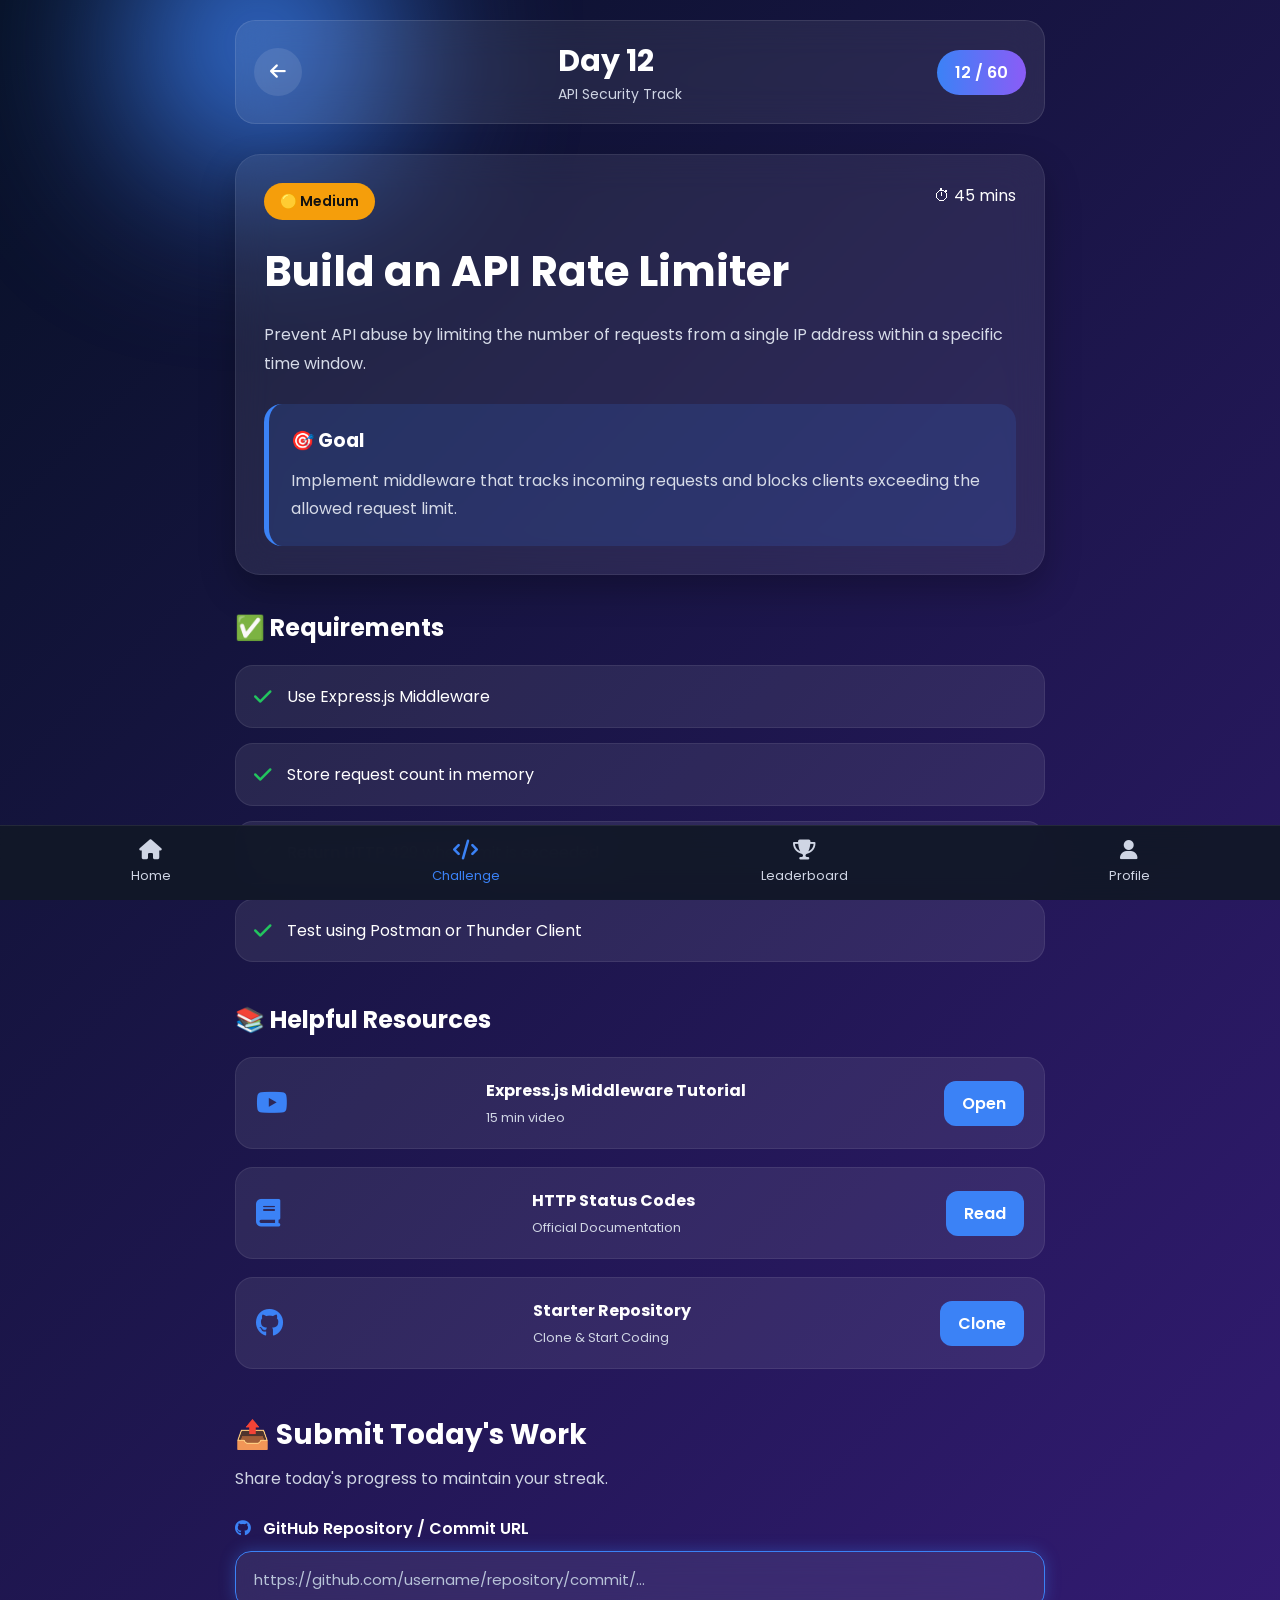
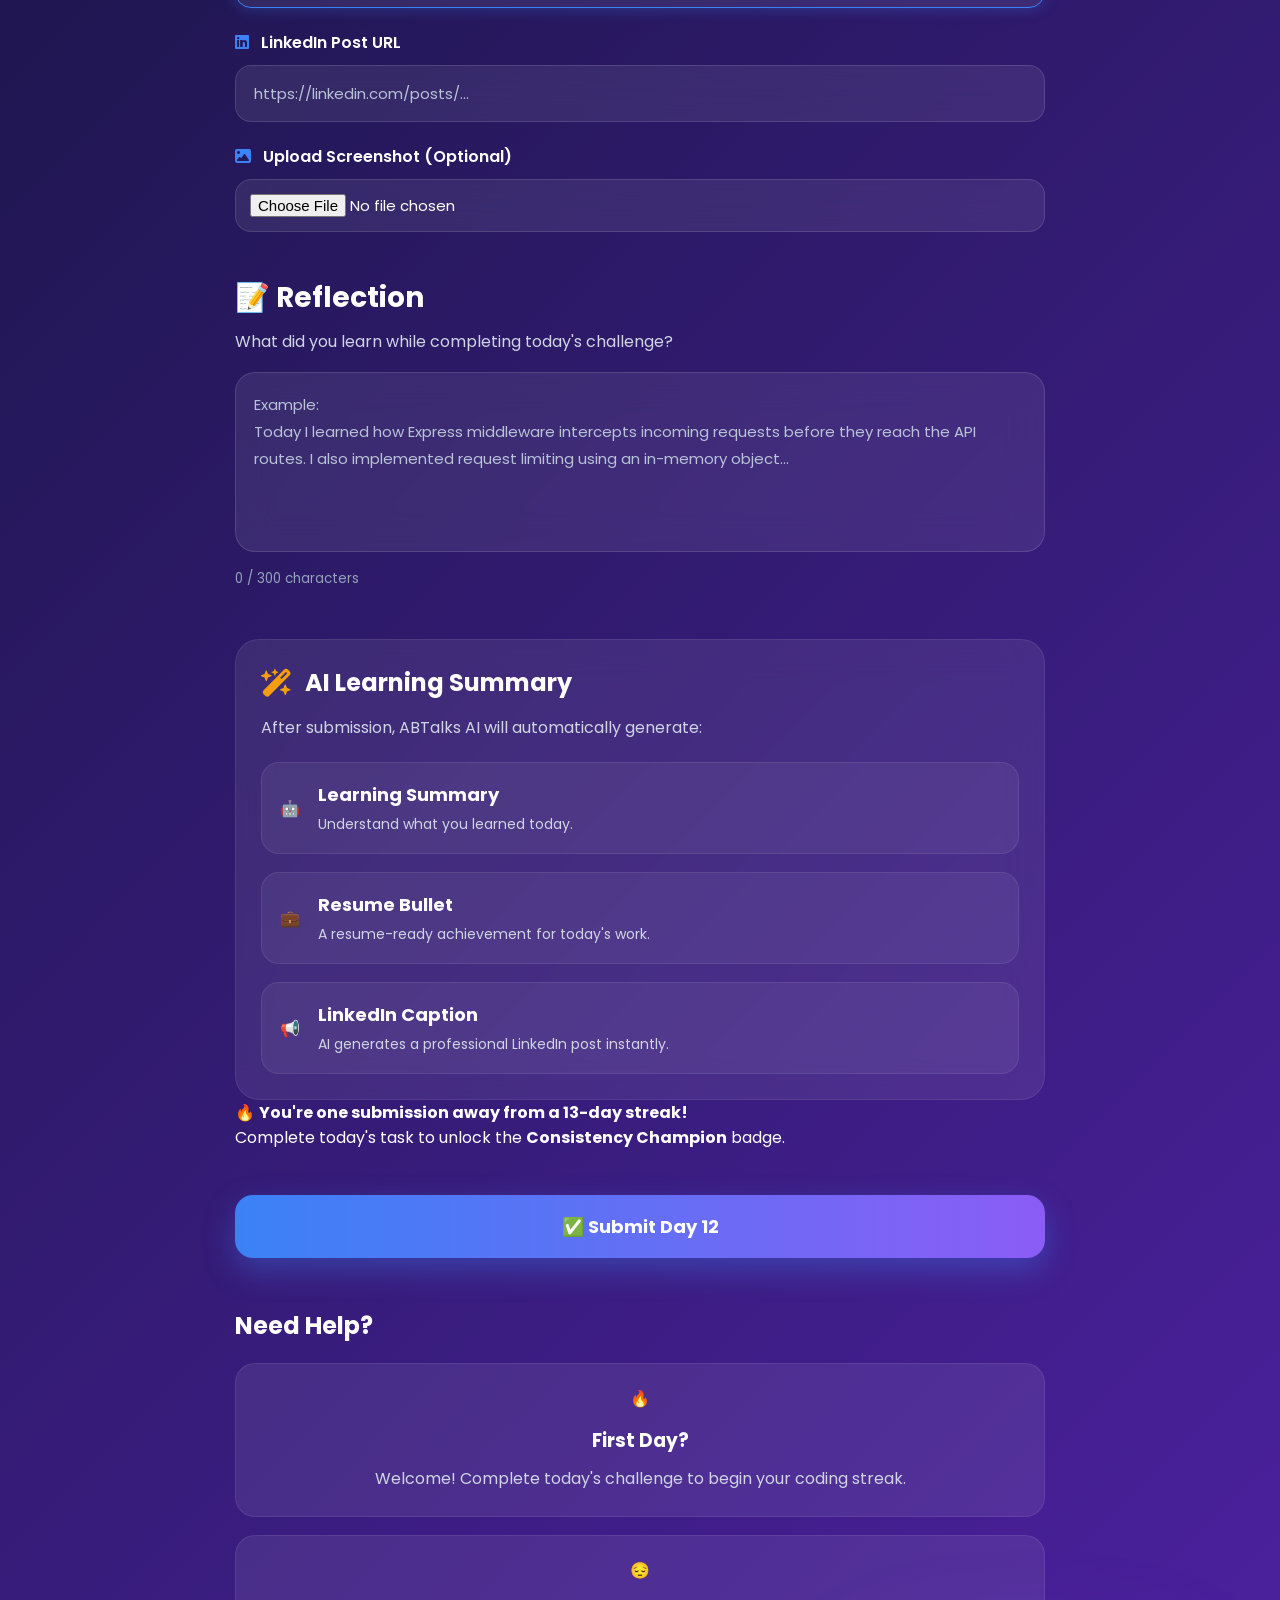
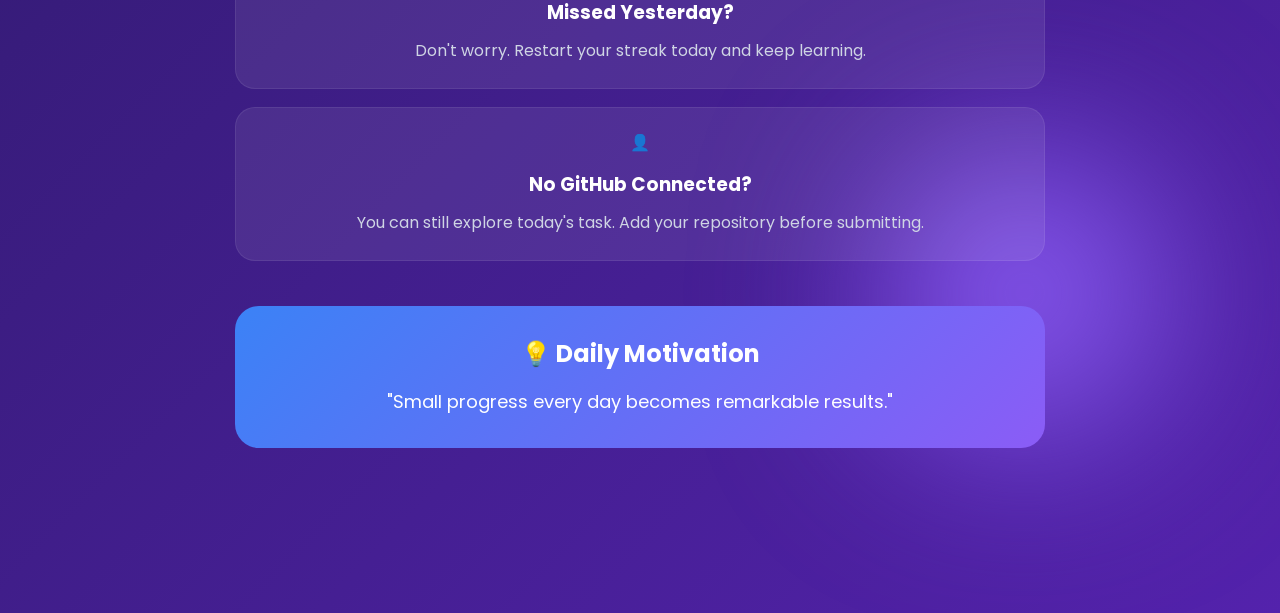
<file: day12.html>
<!DOCTYPE html>
<html lang="en">

<head>

<meta charset="UTF-8">

<meta name="viewport" content="width=device-width, initial-scale=1.0">

<title>Day 12 | ABTalks</title>

<link rel="stylesheet" href="day12.css">

<link href="https://fonts.googleapis.com/css2?family=Poppins:wght@300;400;500;600;700;800&display=swap" rel="stylesheet">

<link rel="stylesheet"
href="https://cdnjs.cloudflare.com/ajax/libs/font-awesome/6.6.0/css/all.min.css">

</head>

<body>

<!-- Background -->

<div class="bg-circle circle1"></div>
<div class="bg-circle circle2"></div>

<!-- Header -->

<header class="header">

<a href="dashboard.html" class="back-btn">

<i class="fa-solid fa-arrow-left"></i>

</a>

<div>

<h2>Day 12</h2>

<p>API Security Track</p>

</div>

<div class="day-badge">

12 / 60

</div>

</header>

<!-- Challenge Card -->

<section class="challenge-card">

<div class="difficulty">

<span class="medium">

🟡 Medium

</span>

<span>

⏱ 45 mins

</span>

</div>

<h1>

Build an API Rate Limiter

</h1>

<p>

Prevent API abuse by limiting the number of requests from a single IP address within a specific time window.

</p>

<div class="goal-box">

<h3>

🎯 Goal

</h3>

<p>

Implement middleware that tracks incoming requests and blocks clients exceeding the allowed request limit.

</p>

</div>

</section>

<!-- Requirements -->

<section class="requirements">

<h2>

✅ Requirements

</h2>

<div class="req-card">

<i class="fa-solid fa-check"></i>

<p>Use Express.js Middleware</p>

</div>

<div class="req-card">

<i class="fa-solid fa-check"></i>

<p>Store request count in memory</p>

</div>

<div class="req-card">

<i class="fa-solid fa-check"></i>

<p>Return HTTP 429 when limit is exceeded</p>

</div>

<div class="req-card">

<i class="fa-solid fa-check"></i>

<p>Test using Postman or Thunder Client</p>

</div>

</section>

<!-- Learning Resources -->

<section class="resources">

<h2>

📚 Helpful Resources

</h2>

<div class="resource-card">

<i class="fa-brands fa-youtube"></i>

<div>

<h3>Express.js Middleware Tutorial</h3>

<p>15 min video</p>

</div>

<a href="#">

Open

</a>

</div>

<div class="resource-card">

<i class="fa-solid fa-book"></i>

<div>

<h3>HTTP Status Codes</h3>

<p>Official Documentation</p>

</div>

<a href="#">

Read

</a>

</div>

<div class="resource-card">

<i class="fa-brands fa-github"></i>

<div>

<h3>Starter Repository</h3>

<p>Clone & Start Coding</p>

</div>

<a href="#">

Clone

</a>

</div>

</section>

<!-- Part 2 Starts Here -->
 <!-- ===========================
     SUBMISSION SECTION
=========================== -->

<section class="submission">

    <h2>📤 Submit Today's Work</h2>

    <p class="submit-text">
        Share today's progress to maintain your streak.
    </p>

    <!-- GitHub -->

    <div class="input-group">

        <label>
            <i class="fa-brands fa-github"></i>
            GitHub Repository / Commit URL
        </label>

        <input
            type="url"
            placeholder="https://github.com/username/repository/commit/..."
        >

    </div>

    <!-- LinkedIn -->

    <div class="input-group">

        <label>
            <i class="fa-brands fa-linkedin"></i>
            LinkedIn Post URL
        </label>

        <input
            type="url"
            placeholder="https://linkedin.com/posts/..."
        >

    </div>

    <!-- Screenshot -->

    <div class="input-group">

        <label>

            <i class="fa-solid fa-image"></i>

            Upload Screenshot (Optional)

        </label>

        <input type="file" accept="image/*">

    </div>

</section>

<!-- ===========================
     REFLECTION
=========================== -->

<section class="reflection">

    <h2>📝 Reflection</h2>

    <p>

        What did you learn while completing today's challenge?

    </p>

    <textarea
        rows="6"
        placeholder="Example:
Today I learned how Express middleware intercepts incoming requests before they reach the API routes. I also implemented request limiting using an in-memory object..."
    ></textarea>

</section>

<!-- ===========================
     AI REFLECTION
=========================== -->

<section class="ai-summary">

    <div class="ai-header">

        <i class="fa-solid fa-wand-magic-sparkles"></i>

        <h2>AI Learning Summary</h2>

    </div>

    <p>

        After submission, ABTalks AI will automatically generate:

    </p>

    <div class="ai-card">

        <div class="ai-item">

            🤖

            <div>

                <h3>Learning Summary</h3>

                <p>

                    Understand what you learned today.

                </p>

            </div>

        </div>

        <div class="ai-item">

            💼

            <div>

                <h3>Resume Bullet</h3>

                <p>

                    A resume-ready achievement for today's work.

                </p>

            </div>

        </div>

        <div class="ai-item">

            📢

            <div>

                <h3>LinkedIn Caption</h3>

                <p>

                    AI generates a professional LinkedIn post instantly.

                </p>

            </div>

        </div>

    </div>

</section>
<section class="streak-warning">

🔥 <strong>You're one submission away from a 13-day streak!</strong>

<p>

Complete today's task to unlock the <strong>Consistency Champion</strong> badge.

</p>

</section>

<!-- ===========================
     SUBMIT BUTTON
=========================== -->

<section class="submit-section">

    <button id="submitBtn">

        ✅ Submit Day 12

    </button>

</section>

<!-- Part 3 Starts Here -->
<!-- ===========================
     SUCCESS MODAL
=========================== -->

<div class="success-modal" id="successModal">

    <div class="modal-content">

        <div class="success-icon">
            🎉
        </div>

        <h2>Great Work!</h2>

        <p>

            Your Day 12 submission has been received successfully.

        </p>

        <div class="reward-grid">

            <div class="reward-card">

                🔥

                <h3>Current Streak</h3>

                <p>12 Days</p>

            </div>

            <div class="reward-card">

                ⭐

                <h3>XP Earned</h3>

                <p>+120 XP</p>

            </div>

            <div class="reward-card">

                🏆

                <h3>Badge</h3>

                <p>API Explorer</p>

            </div>

        </div>

        <button class="close-btn">

            Continue

        </button>

    </div>

</div>

<!-- ===========================
     EDGE CASES
=========================== -->

<section class="edge-cases">

<h2>Need Help?</h2>

<div class="edge-card">

🔥

<h3>First Day?</h3>

<p>

Welcome! Complete today's challenge to begin your coding streak.

</p>

</div>

<div class="edge-card">

😔

<h3>Missed Yesterday?</h3>

<p>

Don't worry. Restart your streak today and keep learning.

</p>

</div>

<div class="edge-card">

👤

<h3>No GitHub Connected?</h3>

<p>

You can still explore today's task. Add your repository before submitting.

</p>

</div>

</section>

<!-- ===========================
     MOTIVATION CARD
=========================== -->

<section class="motivation">

<div class="quote-card">

<h2>💡 Daily Motivation</h2>

<p>

"Small progress every day becomes remarkable results."

</p>

</div>

</section>

<!-- ===========================
     BOTTOM NAVIGATION
=========================== -->

<nav class="bottom-nav">

<a href="dashboard.html">

<i class="fa-solid fa-house"></i>

<span>Home</span>

</a>

<a href="day12.html" class="active">

<i class="fa-solid fa-code"></i>

<span>Challenge</span>

</a>

<a href="leaderboard.html">

<i class="fa-solid fa-trophy"></i>

<span>Leaderboard</span>

</a>

<a href="#">

<i class="fa-solid fa-user"></i>

<span>Profile</span>

</a>

</nav>

<script src="day12.js"></script>

</body>

</html>
</file>
<file: day12.css>
/*=====================================
        RESET & GLOBAL
=====================================*/

*{
    margin:0;
    padding:0;
    box-sizing:border-box;
    font-family:'Poppins',sans-serif;
}

html{
    scroll-behavior:smooth;
}

body{
    background:linear-gradient(-45deg,#071126,#0f3d91,#6d28d9,#071126);
    background-size:400% 400%;
    animation:gradientBG 12s ease infinite;
    color:#fff;
    overflow-x:hidden;
    position:relative;
    padding:20px;
    padding-bottom:120px;
}

:root{

--primary:#3B82F6;
--secondary:#8B5CF6;
--success:#22C55E;
--warning:#F59E0B;
--danger:#EF4444;
--card:rgba(255,255,255,.08);

}

/*=====================================
        BACKGROUND
=====================================*/

.bg-circle{
position:absolute;
border-radius:50%;
filter:blur(90px);
z-index:-1;
}

.circle1{
width:250px;
height:250px;
background:#3B82F6;
top:-80px;
left:-80px;
}

.circle2{
width:280px;
height:280px;
background:#8B5CF6;
right:-100px;
bottom:180px;
}

@keyframes gradientBG{

0%{background-position:0% 50%;}

50%{background-position:100% 50%;}

100%{background-position:0% 50%;}

}

/*=====================================
        HEADER
=====================================*/

.header{

display:flex;
align-items:center;
justify-content:space-between;

background:rgba(255,255,255,.08);

backdrop-filter:blur(18px);

padding:18px;

border-radius:20px;

border:1px solid rgba(255,255,255,.1);

margin-bottom:30px;

position:sticky;
top:15px;
z-index:999;

}

.back-btn{

width:48px;
height:48px;

display:flex;
justify-content:center;
align-items:center;

border-radius:50%;

background:rgba(255,255,255,.1);

color:white;

text-decoration:none;

font-size:18px;

transition:.3s;

}

.back-btn:hover{

background:#3B82F6;

}

.header h2{

font-size:24px;

}

.header p{

color:#cfd5e4;
font-size:14px;

}

.day-badge{

background:linear-gradient(90deg,#3B82F6,#8B5CF6);

padding:10px 18px;

border-radius:30px;

font-weight:600;

}

/*=====================================
        CHALLENGE CARD
=====================================*/

.challenge-card{

background:rgba(255,255,255,.08);

backdrop-filter:blur(18px);

padding:28px;

border-radius:25px;

border:1px solid rgba(255,255,255,.08);

margin-bottom:30px;

box-shadow:0 15px 35px rgba(0,0,0,.25);

}

.difficulty{

display:flex;

justify-content:space-between;

margin-bottom:20px;

}

.medium{

background:#F59E0B;

padding:8px 16px;

border-radius:30px;

font-size:14px;

color:#111;

font-weight:600;

}

.challenge-card h1{

font-size:34px;

margin-bottom:18px;

}

.challenge-card p{

color:#d6dbe8;

line-height:1.8;

}

/*=====================================
        GOAL BOX
=====================================*/

.goal-box{

margin-top:25px;

padding:22px;

background:rgba(59,130,246,.15);

border-left:5px solid #3B82F6;

border-radius:18px;

}

.goal-box h3{

margin-bottom:12px;

}

/*=====================================
        REQUIREMENTS
=====================================*/

.requirements{

margin-top:35px;

}

.requirements h2{

margin-bottom:20px;

}

.req-card{

display:flex;

align-items:center;

gap:15px;

padding:18px;

margin-bottom:15px;

background:rgba(255,255,255,.08);

border-radius:18px;

border:1px solid rgba(255,255,255,.08);

transition:.3s;

}

.req-card:hover{

transform:translateX(8px);

box-shadow:0 12px 25px rgba(0,0,0,.25);

}

.req-card i{

color:#22C55E;

font-size:20px;

}

/*=====================================
        RESOURCES
=====================================*/

.resources{

margin-top:40px;

}

.resources h2{

margin-bottom:20px;

}

.resource-card{

display:flex;

align-items:center;

justify-content:space-between;

gap:15px;

padding:20px;

margin-bottom:18px;

background:rgba(255,255,255,.08);

border-radius:18px;

border:1px solid rgba(255,255,255,.08);

transition:.3s;

}

.resource-card:hover{

transform:translateY(-5px);

box-shadow:0 15px 30px rgba(0,0,0,.25);

}

.resource-card i{

font-size:28px;

color:#3B82F6;

}

.resource-card h3{

font-size:16px;

margin-bottom:5px;

}

.resource-card p{

font-size:13px;

color:#cfd5e4;

}

.resource-card a{

background:#3B82F6;

padding:10px 18px;

border-radius:12px;

text-decoration:none;

color:white;

font-weight:600;

transition:.3s;

}

.resource-card a:hover{

background:#2563EB;

}
/*=====================================
        SUBMISSION SECTION
=====================================*/

.submission{

margin-top:45px;

}

.submission h2{

margin-bottom:10px;

font-size:28px;

}

.submit-text{

color:#cfd5e4;

margin-bottom:25px;

}

.input-group{

margin-bottom:22px;

}

.input-group label{

display:block;

margin-bottom:10px;

font-weight:600;

color:#fff;

}

.input-group label i{

color:#3B82F6;

margin-right:8px;

}

.input-group input{

width:100%;

padding:16px 18px;

border-radius:16px;

border:1px solid rgba(255,255,255,.12);

background:rgba(255,255,255,.08);

backdrop-filter:blur(18px);

color:#fff;

font-size:15px;

outline:none;

transition:.3s;

}

.input-group input::placeholder{

color:#b8c3d8;

}

.input-group input:focus{

border-color:#3B82F6;

box-shadow:0 0 15px rgba(59,130,246,.35);

}

input[type=file]{

padding:14px;

cursor:pointer;

}

/*=====================================
        REFLECTION
=====================================*/

.reflection{

margin-top:45px;

}

.reflection h2{

margin-bottom:10px;

font-size:28px;

}

.reflection p{

color:#cfd5e4;

margin-bottom:18px;

}

.reflection textarea{

width:100%;

padding:18px;

min-height:180px;

border-radius:20px;

border:1px solid rgba(255,255,255,.12);

background:rgba(255,255,255,.08);

backdrop-filter:blur(18px);

color:#fff;

font-size:15px;

resize:none;

outline:none;

transition:.3s;

}

.reflection textarea::placeholder{

color:#b8c3d8;

line-height:1.8;

}

.reflection textarea:focus{

border-color:#3B82F6;

box-shadow:0 0 18px rgba(59,130,246,.35);

}

/*=====================================
        AI SUMMARY
=====================================*/

.ai-summary{

margin-top:50px;

background:rgba(255,255,255,.08);

backdrop-filter:blur(18px);

padding:25px;

border-radius:24px;

border:1px solid rgba(255,255,255,.08);

}

.ai-header{

display:flex;

align-items:center;

gap:12px;

margin-bottom:15px;

}

.ai-header i{

font-size:28px;

color:#F59E0B;

}

.ai-summary p{

color:#cfd5e4;

margin-bottom:22px;

}

.ai-card{

display:grid;

gap:18px;

}

.ai-item{

display:flex;

align-items:center;

gap:18px;

padding:18px;

background:rgba(255,255,255,.06);

border-radius:18px;

border:1px solid rgba(255,255,255,.08);

transition:.3s;

}

.ai-item:hover{

transform:translateY(-5px);

box-shadow:0 12px 25px rgba(0,0,0,.25);

}

.ai-item h3{

margin-bottom:6px;

font-size:18px;

}

.ai-item p{

margin:0;

font-size:14px;

color:#cfd5e4;

}

/*=====================================
        SUBMIT BUTTON
=====================================*/

.submit-section{

margin-top:45px;

margin-bottom:20px;

}

#submitBtn{

width:100%;

padding:18px;

border:none;

border-radius:18px;

font-size:18px;

font-weight:700;

cursor:pointer;

color:white;

background:linear-gradient(90deg,#3B82F6,#8B5CF6);

transition:.35s;

box-shadow:0 12px 30px rgba(59,130,246,.35);

}

#submitBtn:hover{

transform:translateY(-4px);

box-shadow:0 0 35px rgba(59,130,246,.5);

}

#submitBtn:active{

transform:scale(.98);

}
/*=====================================
        SUCCESS MODAL
=====================================*/

.success-modal{

position:fixed;

top:0;
left:0;

width:100%;
height:100%;

background:rgba(0,0,0,.75);

display:none;

justify-content:center;
align-items:center;

z-index:9999;

padding:20px;

}

.modal-content{

width:100%;
max-width:380px;

background:#111827;

border-radius:25px;

padding:30px;

text-align:center;

border:1px solid rgba(255,255,255,.08);

box-shadow:0 20px 50px rgba(0,0,0,.5);

animation:pop .4s ease;

}

.success-icon{

font-size:55px;

margin-bottom:20px;

}

.modal-content h2{

margin-bottom:10px;

}

.modal-content p{

color:#cfd5e4;

margin-bottom:25px;

line-height:1.7;

}

.reward-grid{

display:grid;

grid-template-columns:repeat(3,1fr);

gap:12px;

margin-bottom:25px;

}

.reward-card{

background:rgba(255,255,255,.08);

padding:16px;

border-radius:16px;

font-size:14px;

}

.reward-card h3{

font-size:14px;

margin:10px 0 5px;

}

.reward-card p{

margin:0;

color:white;

font-weight:600;

}

.close-btn{

width:100%;

padding:16px;

border:none;

border-radius:16px;

background:linear-gradient(90deg,#3B82F6,#8B5CF6);

color:white;

font-size:16px;

font-weight:600;

cursor:pointer;

}

/*=====================================
        EDGE CASES
=====================================*/

.edge-cases{

margin-top:50px;

}

.edge-cases h2{

margin-bottom:20px;

}

.edge-card{

background:rgba(255,255,255,.08);

border:1px solid rgba(255,255,255,.08);

border-radius:20px;

padding:22px;

margin-bottom:18px;

text-align:center;

transition:.3s;

}

.edge-card:hover{

transform:translateY(-6px);

box-shadow:0 15px 30px rgba(0,0,0,.25);

}

.edge-card h3{

margin:15px 0 10px;

}

.edge-card p{

color:#cfd5e4;

line-height:1.8;

}

/*=====================================
        MOTIVATION
=====================================*/

.motivation{

margin:45px 0;

}

.quote-card{

background:linear-gradient(135deg,#3B82F6,#8B5CF6);

padding:30px;

border-radius:24px;

text-align:center;

}

.quote-card h2{

margin-bottom:15px;

}

.quote-card p{

font-size:18px;

line-height:1.8;

}

/*=====================================
        BOTTOM NAVIGATION
=====================================*/

.bottom-nav{

position:fixed;

bottom:0;

left:0;

width:100%;

background:rgba(17,24,39,.95);

backdrop-filter:blur(20px);

display:flex;

justify-content:space-around;

padding:14px 0;

border-top:1px solid rgba(255,255,255,.08);

z-index:1000;

}

.bottom-nav a{

display:flex;

flex-direction:column;

align-items:center;

gap:6px;

text-decoration:none;

color:#cfd5e4;

font-size:13px;

transition:.3s;

}

.bottom-nav i{

font-size:20px;

}

.bottom-nav a:hover{

color:#3B82F6;

}

.bottom-nav .active{

color:#3B82F6;

}

/*=====================================
        ANIMATIONS
=====================================*/

@keyframes pop{

0%{

opacity:0;

transform:scale(.7);

}

100%{

opacity:1;

transform:scale(1);

}

}

@keyframes fadeUp{

0%{

opacity:0;

transform:translateY(35px);

}

100%{

opacity:1;

transform:translateY(0);

}

}

.challenge-card,
.requirements,
.resources,
.submission,
.reflection,
.ai-summary,
.edge-cases,
.motivation{

animation:fadeUp .8s ease;

}

/*=====================================
        TABLET
=====================================*/

@media(min-width:768px){

body{

max-width:700px;

margin:auto;

}

.reward-grid{

grid-template-columns:repeat(3,1fr);

}

}

/*=====================================
        DESKTOP
=====================================*/

@media(min-width:1200px){

body{

max-width:850px;

}

.challenge-card h1{

font-size:42px;

}

.header h2{

font-size:30px;

}

}

/*=====================================
        SCROLLBAR
=====================================*/

::-webkit-scrollbar{

width:8px;

}

::-webkit-scrollbar-thumb{

background:#3B82F6;

border-radius:20px;

}

::-webkit-scrollbar-track{

background:#071126;

}
</file>
